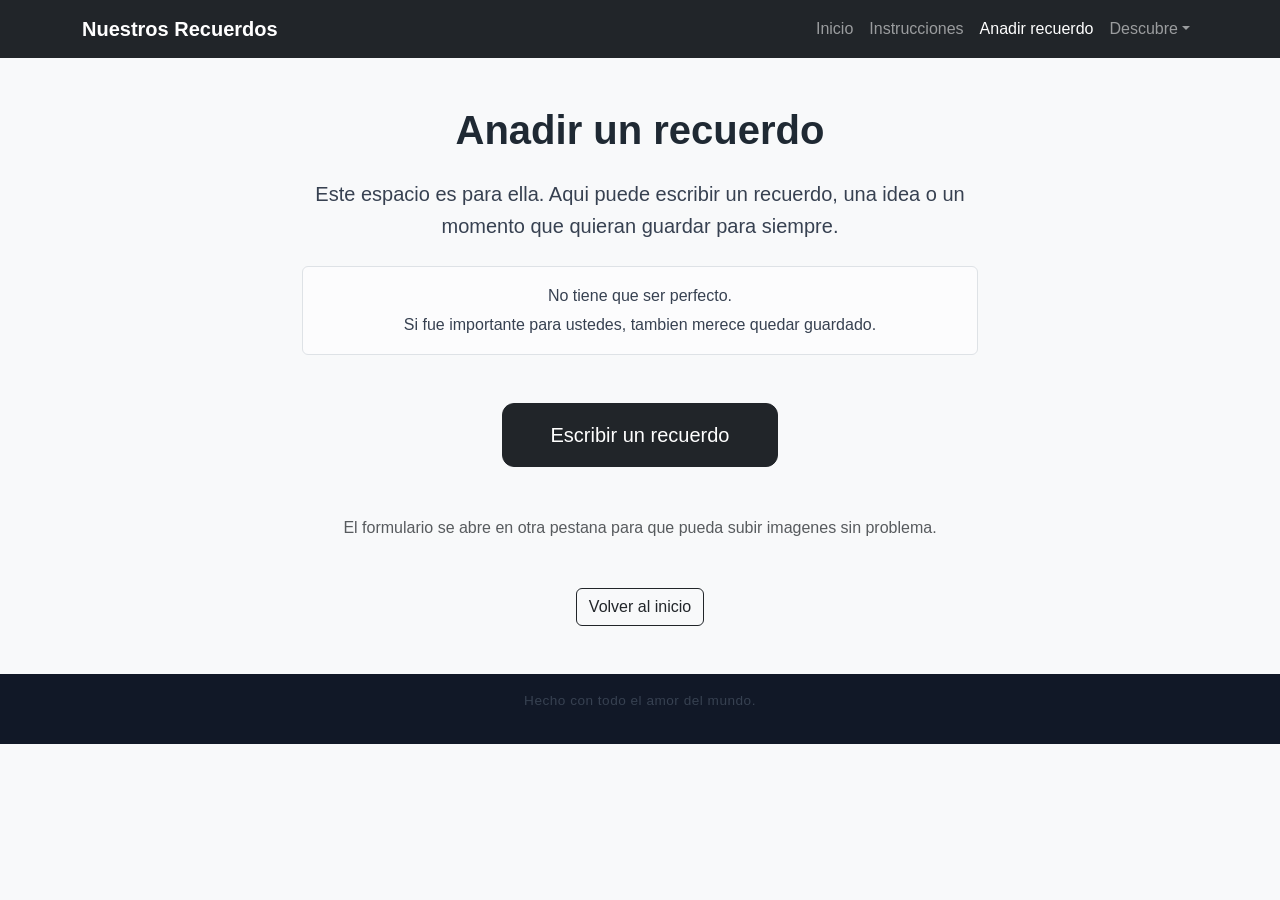
<file: add-memory.html>
<!DOCTYPE html>
<html lang="es">
<head>
  <meta charset="UTF-8">
  <title>Anadir recuerdo - Nuestros Recuerdos</title>
  <meta name="viewport" content="width=device-width, initial-scale=1">
  <link href="https://cdn.jsdelivr.net/npm/bootstrap@5.3.3/dist/css/bootstrap.min.css" rel="stylesheet">
  <link rel="stylesheet" href="assets/css/styles.css">
</head>
<body>
<nav class="navbar navbar-expand-lg navbar-dark bg-dark">
  <div class="container">
    <a class="navbar-brand" href="index.html">Nuestros Recuerdos</a>
    <button class="navbar-toggler" type="button" data-bs-toggle="collapse" data-bs-target="#navbarNav" aria-controls="navbarNav" aria-expanded="false" aria-label="Abrir navegacion">
      <span class="navbar-toggler-icon"></span>
    </button>
    <div class="collapse navbar-collapse" id="navbarNav">
      <ul class="navbar-nav ms-auto">
        <li class="nav-item"><a class="nav-link" href="index.html">Inicio</a></li>
        <li class="nav-item"><a class="nav-link" href="instruccions.html">Instrucciones</a></li>
        <li class="nav-item"><a class="nav-link active" href="add-memory.html" aria-current="page">Anadir recuerdo</a></li>
        <li class="nav-item dropdown">
          <a class="nav-link dropdown-toggle" href="#" role="button" data-bs-toggle="dropdown" aria-expanded="false">Descubre</a>
          <ul class="dropdown-menu dropdown-menu-end">
            <li><a class="dropdown-item" href="nosotros.html">Nosotros</a></li>
            <li><a class="dropdown-item" href="sorpresas.html">Sorpresas</a></li>
            <li><a class="dropdown-item" href="lugares.html">Lugares</a></li>
            <li><hr class="dropdown-divider"></li>
            <li><span class="dropdown-item disabled">Proximamente</span></li>
          </ul>
        </li>
      </ul>
    </div>
  </div>
</nav>

<main class="container my-5" style="max-width: 700px;">
  <h1 class="text-center mb-4">Anadir un recuerdo</h1>
  <p class="fs-5 text-center mb-4">
    Este espacio es para ella. Aqui puede escribir un recuerdo, una idea o un momento
    que quieran guardar para siempre.
  </p>

  <div class="alert alert-light border text-center mb-4">
    <p class="mb-1">No tiene que ser perfecto.</p>
    <p class="mb-0">Si fue importante para ustedes, tambien merece quedar guardado.</p>
  </div>

  <div class="text-center my-5">
    <a
      href="https://docs.google.com/forms/d/e/1FAIpQLSfgHTdniwVUB4TbqKFL87NqsX7T9gDUa7-xVpdksrEs75amIg/viewform?usp=dialog"
      target="_blank"
      rel="noreferrer"
      class="btn btn-dark btn-lg px-5 py-3"
    >
      Escribir un recuerdo
    </a>
  </div>

  <p class="text-center text-muted">
    El formulario se abre en otra pestana para que pueda subir imagenes sin problema.
  </p>

  <div class="text-center mt-5">
    <a href="index.html" class="btn btn-outline-dark">Volver al inicio</a>
  </div>
</main>

<footer class="footer">
  <p>Hecho con todo el amor del mundo.</p>
</footer>

<script src="https://cdn.jsdelivr.net/npm/bootstrap@5.3.3/dist/js/bootstrap.bundle.min.js" defer></script>
</body>
</html>
</file>
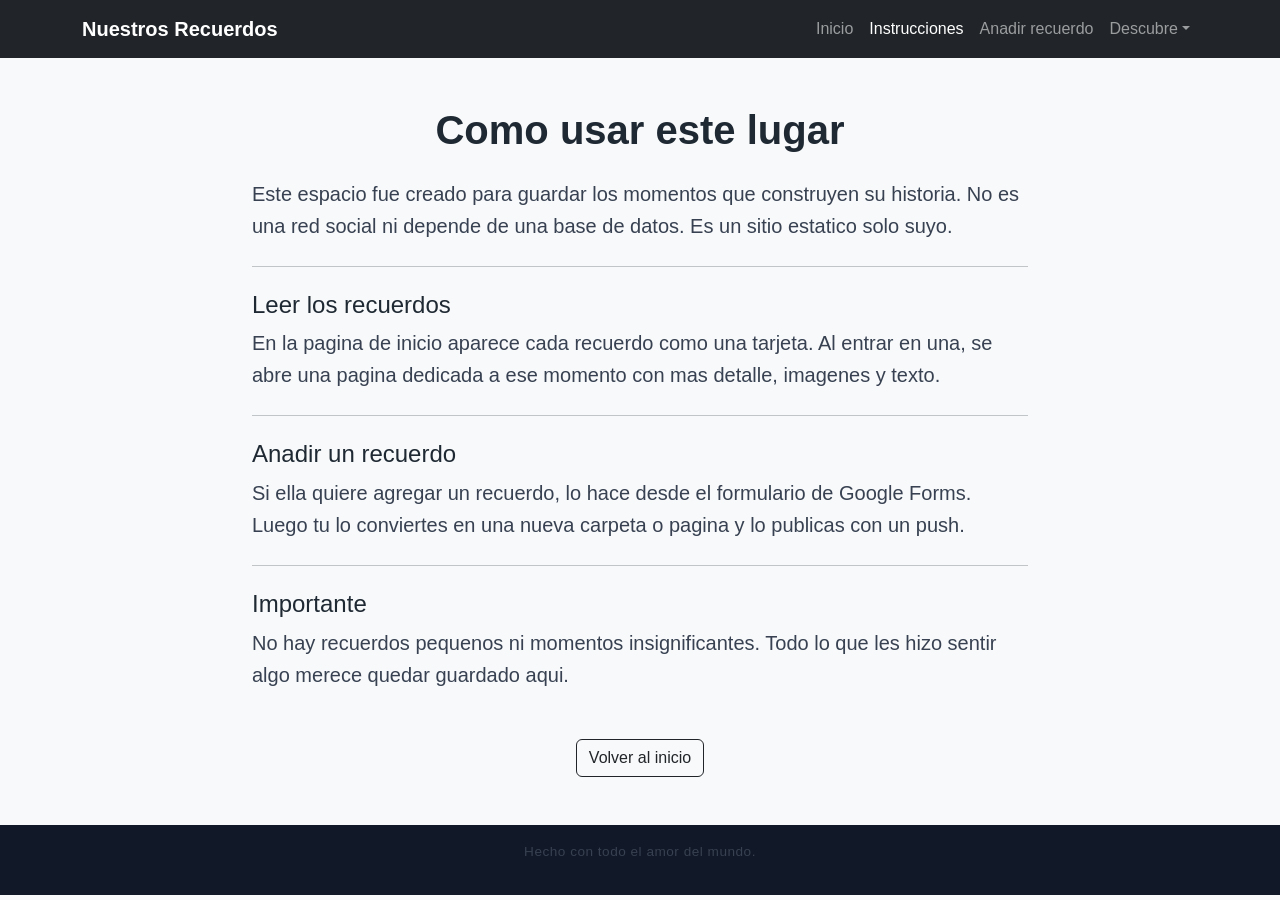
<file: instruccions.html>
<!DOCTYPE html>
<html lang="es">
<head>
  <meta charset="UTF-8">
  <title>Instrucciones - Nuestros Recuerdos</title>
  <meta name="viewport" content="width=device-width, initial-scale=1">
  <link href="https://cdn.jsdelivr.net/npm/bootstrap@5.3.3/dist/css/bootstrap.min.css" rel="stylesheet">
  <link rel="stylesheet" href="assets/css/styles.css">
</head>
<body>
<nav class="navbar navbar-expand-lg navbar-dark bg-dark">
  <div class="container">
    <a class="navbar-brand" href="index.html">Nuestros Recuerdos</a>
    <button class="navbar-toggler" type="button" data-bs-toggle="collapse" data-bs-target="#navbarNav" aria-controls="navbarNav" aria-expanded="false" aria-label="Abrir navegacion">
      <span class="navbar-toggler-icon"></span>
    </button>
    <div class="collapse navbar-collapse" id="navbarNav">
      <ul class="navbar-nav ms-auto">
        <li class="nav-item"><a class="nav-link" href="index.html">Inicio</a></li>
        <li class="nav-item"><a class="nav-link active" href="instruccions.html" aria-current="page">Instrucciones</a></li>
        <li class="nav-item"><a class="nav-link" href="add-memory.html">Anadir recuerdo</a></li>
        <li class="nav-item dropdown">
          <a class="nav-link dropdown-toggle" href="#" role="button" data-bs-toggle="dropdown" aria-expanded="false">Descubre</a>
          <ul class="dropdown-menu dropdown-menu-end">
            <li><a class="dropdown-item" href="nosotros.html">Nosotros</a></li>
            <li><a class="dropdown-item" href="sorpresas.html">Sorpresas</a></li>
            <li><a class="dropdown-item" href="lugares.html">Lugares</a></li>
            <li><hr class="dropdown-divider"></li>
            <li><span class="dropdown-item disabled">Proximamente</span></li>
          </ul>
        </li>
      </ul>
    </div>
  </div>
</nav>

<main class="container my-5" style="max-width: 800px;">
  <h1 class="mb-4 text-center">Como usar este lugar</h1>
  <p class="fs-5">
    Este espacio fue creado para guardar los momentos que construyen su historia.
    No es una red social ni depende de una base de datos. Es un sitio estatico solo suyo.
  </p>

  <hr class="my-4">

  <h2 class="h4">Leer los recuerdos</h2>
  <p class="fs-5">
    En la pagina de inicio aparece cada recuerdo como una tarjeta. Al entrar en una,
    se abre una pagina dedicada a ese momento con mas detalle, imagenes y texto.
  </p>

  <hr class="my-4">

  <h2 class="h4">Anadir un recuerdo</h2>
  <p class="fs-5">
    Si ella quiere agregar un recuerdo, lo hace desde el formulario de Google Forms.
    Luego tu lo conviertes en una nueva carpeta o pagina y lo publicas con un push.
  </p>

  <hr class="my-4">

  <h2 class="h4">Importante</h2>
  <p class="fs-5">
    No hay recuerdos pequenos ni momentos insignificantes. Todo lo que les hizo sentir algo
    merece quedar guardado aqui.
  </p>

  <div class="text-center mt-5">
    <a href="index.html" class="btn btn-outline-dark">Volver al inicio</a>
  </div>
</main>

<footer class="footer">
  <p>Hecho con todo el amor del mundo.</p>
</footer>

<script src="https://cdn.jsdelivr.net/npm/bootstrap@5.3.3/dist/js/bootstrap.bundle.min.js" defer></script>
</body>
</html>
</file>
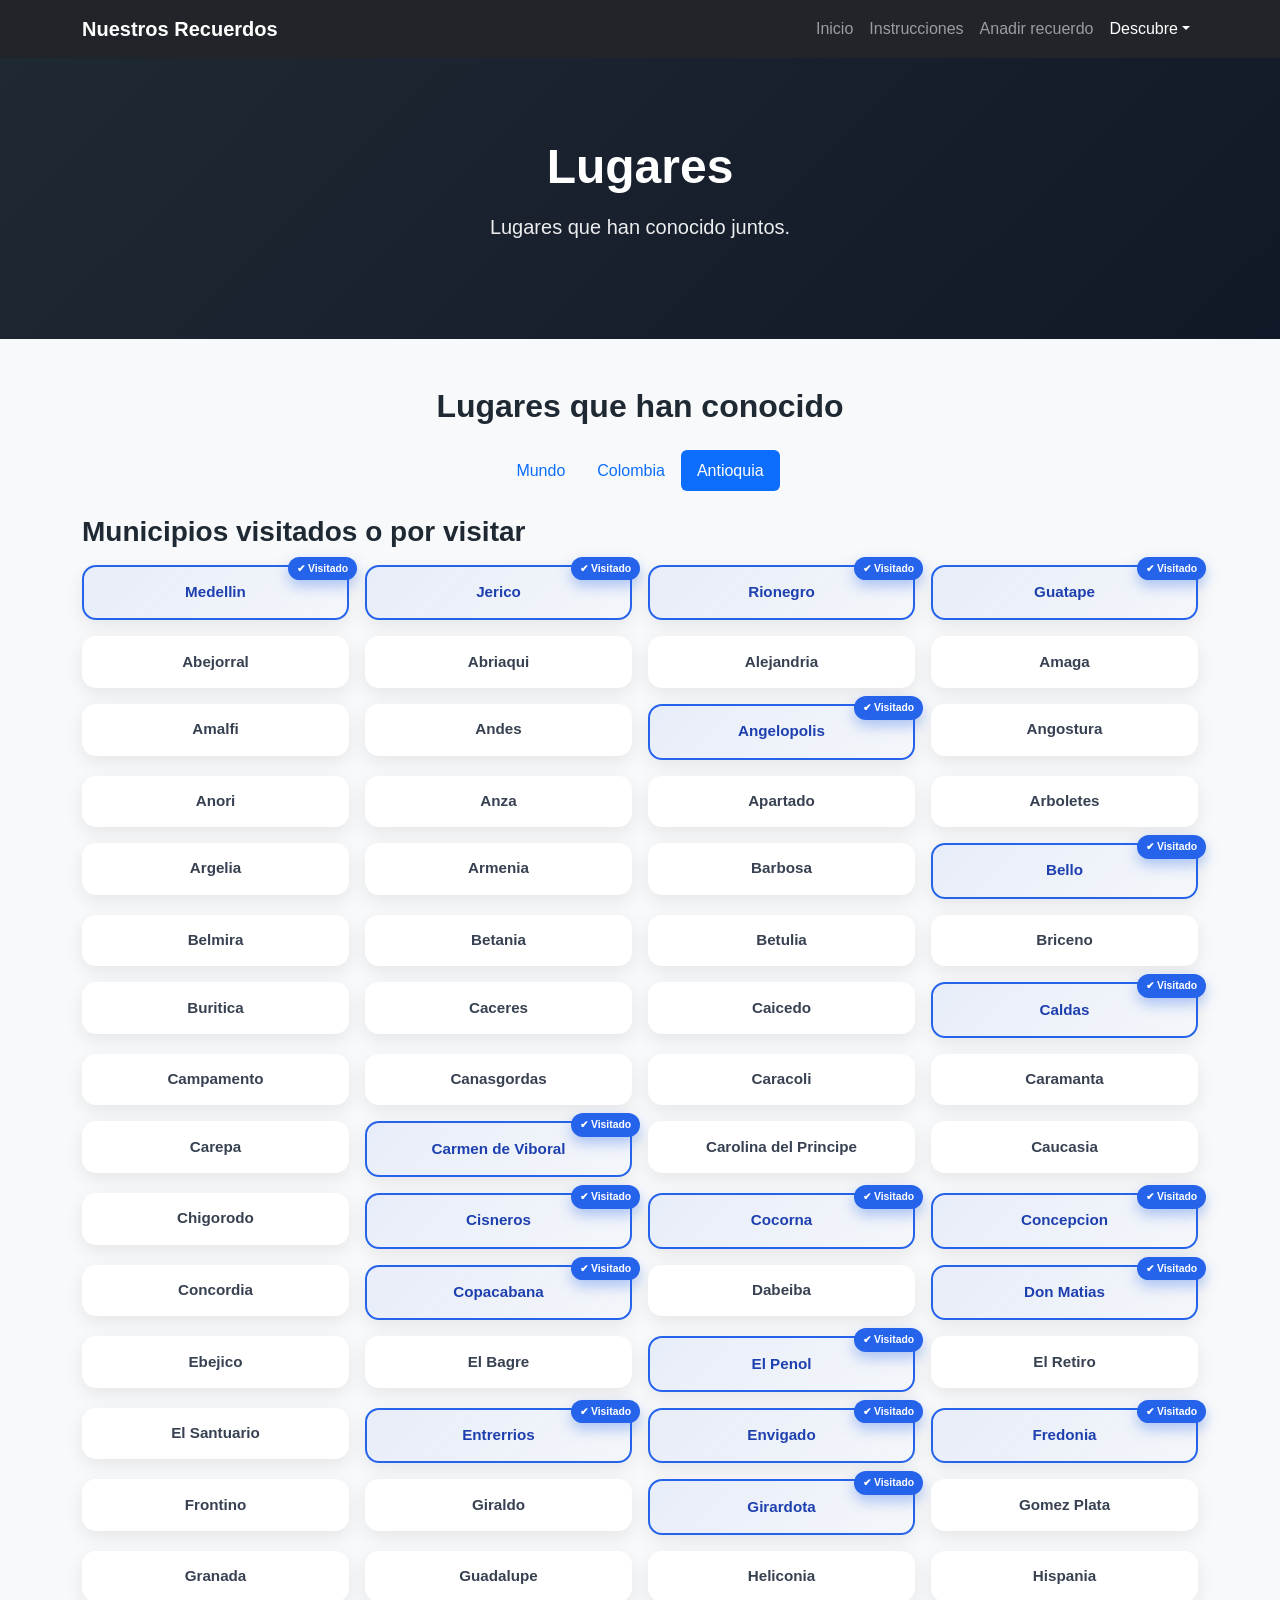
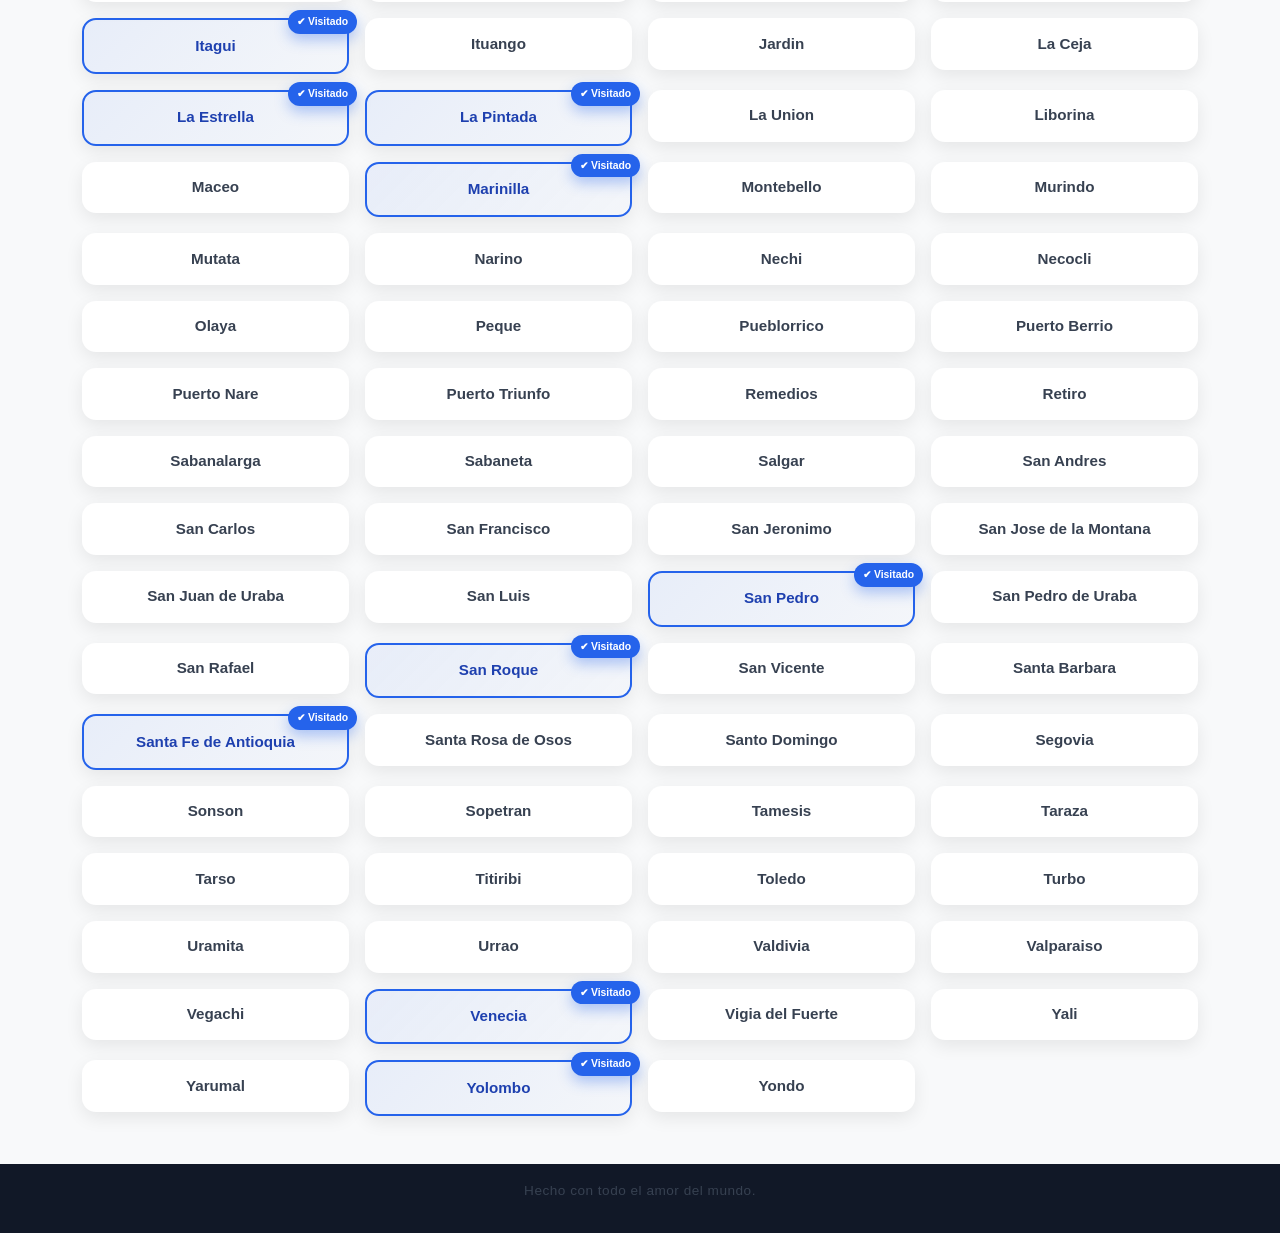
<file: lugares.html>
<!DOCTYPE html>
<html lang="es">
<head>
  <meta charset="UTF-8">
  <title>Lugares - Nuestros Recuerdos</title>
  <meta name="viewport" content="width=device-width, initial-scale=1">
  <link href="https://cdn.jsdelivr.net/npm/bootstrap@5.3.3/dist/css/bootstrap.min.css" rel="stylesheet">
  <link rel="stylesheet" href="assets/css/styles.css">
</head>
<body>
<nav class="navbar navbar-expand-lg navbar-dark bg-dark">
  <div class="container">
    <a class="navbar-brand" href="index.html">Nuestros Recuerdos</a>
    <button class="navbar-toggler" type="button" data-bs-toggle="collapse" data-bs-target="#navbarNav" aria-controls="navbarNav" aria-expanded="false" aria-label="Abrir navegacion">
      <span class="navbar-toggler-icon"></span>
    </button>
    <div class="collapse navbar-collapse" id="navbarNav">
      <ul class="navbar-nav ms-auto">
        <li class="nav-item"><a class="nav-link" href="index.html">Inicio</a></li>
        <li class="nav-item"><a class="nav-link" href="instruccions.html">Instrucciones</a></li>
        <li class="nav-item"><a class="nav-link" href="add-memory.html">Anadir recuerdo</a></li>
        <li class="nav-item dropdown">
          <a class="nav-link dropdown-toggle active" href="#" role="button" data-bs-toggle="dropdown" aria-expanded="false">Descubre</a>
          <ul class="dropdown-menu dropdown-menu-end">
            <li><a class="dropdown-item" href="nosotros.html">Nosotros</a></li>
            <li><a class="dropdown-item" href="sorpresas.html">Sorpresas</a></li>
            <li><a class="dropdown-item active" href="lugares.html" aria-current="page">Lugares</a></li>
            <li><hr class="dropdown-divider"></li>
            <li><span class="dropdown-item disabled">Proximamente</span></li>
          </ul>
        </li>
      </ul>
    </div>
  </div>
</nav>

<header class="hero-section text-center">
  <div class="container">
    <h1 class="display-5">Lugares</h1>
    <p class="lead mt-3">Lugares que han conocido juntos.</p>
  </div>
</header>

<main class="container my-5">
  <section class="places-section my-5">
    <h2 class="text-center mb-4">Lugares que han conocido</h2>

    <ul class="nav nav-pills justify-content-center mb-4" id="regionSelector">
      <li class="nav-item"><button class="nav-link" type="button" data-region="mundo" aria-pressed="false">Mundo</button></li>
      <li class="nav-item"><button class="nav-link" type="button" data-region="colombia" aria-pressed="false">Colombia</button></li>
      <li class="nav-item"><button class="nav-link active" type="button" data-region="antioquia" aria-pressed="true">Antioquia</button></li>
    </ul>

    <div id="placesContent">
      <div class="region-content" data-region="antioquia">
        <h3 class="mb-3">Municipios visitados o por visitar</h3>
        <div class="row g-3">
          <div class="col-6 col-md-4 col-lg-3"><div class="place-card visited">Medellin</div></div>
          <div class="col-6 col-md-4 col-lg-3"><div class="place-card visited">Jerico</div></div>
          <div class="col-6 col-md-4 col-lg-3"><div class="place-card visited">Rionegro</div></div>
          <div class="col-6 col-md-4 col-lg-3"><div class="place-card visited">Guatape</div></div>
          <div class="col-6 col-md-4 col-lg-3"><div class="place-card">Abejorral</div></div>
          <div class="col-6 col-md-4 col-lg-3"><div class="place-card">Abriaqui</div></div>
          <div class="col-6 col-md-4 col-lg-3"><div class="place-card">Alejandria</div></div>
          <div class="col-6 col-md-4 col-lg-3"><div class="place-card">Amaga</div></div>
          <div class="col-6 col-md-4 col-lg-3"><div class="place-card">Amalfi</div></div>
          <div class="col-6 col-md-4 col-lg-3"><div class="place-card">Andes</div></div>
          <div class="col-6 col-md-4 col-lg-3"><div class="place-card visited">Angelopolis</div></div>
          <div class="col-6 col-md-4 col-lg-3"><div class="place-card">Angostura</div></div>
          <div class="col-6 col-md-4 col-lg-3"><div class="place-card">Anori</div></div>
          <div class="col-6 col-md-4 col-lg-3"><div class="place-card">Anza</div></div>
          <div class="col-6 col-md-4 col-lg-3"><div class="place-card">Apartado</div></div>
          <div class="col-6 col-md-4 col-lg-3"><div class="place-card">Arboletes</div></div>
          <div class="col-6 col-md-4 col-lg-3"><div class="place-card">Argelia</div></div>
          <div class="col-6 col-md-4 col-lg-3"><div class="place-card">Armenia</div></div>
          <div class="col-6 col-md-4 col-lg-3"><div class="place-card">Barbosa</div></div>
          <div class="col-6 col-md-4 col-lg-3"><div class="place-card visited">Bello</div></div>
          <div class="col-6 col-md-4 col-lg-3"><div class="place-card">Belmira</div></div>
          <div class="col-6 col-md-4 col-lg-3"><div class="place-card">Betania</div></div>
          <div class="col-6 col-md-4 col-lg-3"><div class="place-card">Betulia</div></div>
          <div class="col-6 col-md-4 col-lg-3"><div class="place-card">Briceno</div></div>
          <div class="col-6 col-md-4 col-lg-3"><div class="place-card">Buritica</div></div>
          <div class="col-6 col-md-4 col-lg-3"><div class="place-card">Caceres</div></div>
          <div class="col-6 col-md-4 col-lg-3"><div class="place-card">Caicedo</div></div>
          <div class="col-6 col-md-4 col-lg-3"><div class="place-card visited">Caldas</div></div>
          <div class="col-6 col-md-4 col-lg-3"><div class="place-card">Campamento</div></div>
          <div class="col-6 col-md-4 col-lg-3"><div class="place-card">Canasgordas</div></div>
          <div class="col-6 col-md-4 col-lg-3"><div class="place-card">Caracoli</div></div>
          <div class="col-6 col-md-4 col-lg-3"><div class="place-card">Caramanta</div></div>
          <div class="col-6 col-md-4 col-lg-3"><div class="place-card">Carepa</div></div>
          <div class="col-6 col-md-4 col-lg-3"><div class="place-card visited">Carmen de Viboral</div></div>
          <div class="col-6 col-md-4 col-lg-3"><div class="place-card">Carolina del Principe</div></div>
          <div class="col-6 col-md-4 col-lg-3"><div class="place-card">Caucasia</div></div>
          <div class="col-6 col-md-4 col-lg-3"><div class="place-card">Chigorodo</div></div>
          <div class="col-6 col-md-4 col-lg-3"><div class="place-card visited">Cisneros</div></div>
          <div class="col-6 col-md-4 col-lg-3"><div class="place-card visited">Cocorna</div></div>
          <div class="col-6 col-md-4 col-lg-3"><div class="place-card visited">Concepcion</div></div>
          <div class="col-6 col-md-4 col-lg-3"><div class="place-card">Concordia</div></div>
          <div class="col-6 col-md-4 col-lg-3"><div class="place-card visited">Copacabana</div></div>
          <div class="col-6 col-md-4 col-lg-3"><div class="place-card">Dabeiba</div></div>
          <div class="col-6 col-md-4 col-lg-3"><div class="place-card visited">Don Matias</div></div>
          <div class="col-6 col-md-4 col-lg-3"><div class="place-card">Ebejico</div></div>
          <div class="col-6 col-md-4 col-lg-3"><div class="place-card">El Bagre</div></div>
          <div class="col-6 col-md-4 col-lg-3"><div class="place-card visited">El Penol</div></div>
          <div class="col-6 col-md-4 col-lg-3"><div class="place-card">El Retiro</div></div>
          <div class="col-6 col-md-4 col-lg-3"><div class="place-card">El Santuario</div></div>
          <div class="col-6 col-md-4 col-lg-3"><div class="place-card visited">Entrerrios</div></div>
          <div class="col-6 col-md-4 col-lg-3"><div class="place-card visited">Envigado</div></div>
          <div class="col-6 col-md-4 col-lg-3"><div class="place-card visited">Fredonia</div></div>
          <div class="col-6 col-md-4 col-lg-3"><div class="place-card">Frontino</div></div>
          <div class="col-6 col-md-4 col-lg-3"><div class="place-card">Giraldo</div></div>
          <div class="col-6 col-md-4 col-lg-3"><div class="place-card visited">Girardota</div></div>
          <div class="col-6 col-md-4 col-lg-3"><div class="place-card">Gomez Plata</div></div>
          <div class="col-6 col-md-4 col-lg-3"><div class="place-card">Granada</div></div>
          <div class="col-6 col-md-4 col-lg-3"><div class="place-card">Guadalupe</div></div>
          <div class="col-6 col-md-4 col-lg-3"><div class="place-card">Heliconia</div></div>
          <div class="col-6 col-md-4 col-lg-3"><div class="place-card">Hispania</div></div>
          <div class="col-6 col-md-4 col-lg-3"><div class="place-card visited">Itagui</div></div>
          <div class="col-6 col-md-4 col-lg-3"><div class="place-card">Ituango</div></div>
          <div class="col-6 col-md-4 col-lg-3"><div class="place-card">Jardin</div></div>
          <div class="col-6 col-md-4 col-lg-3"><div class="place-card">La Ceja</div></div>
          <div class="col-6 col-md-4 col-lg-3"><div class="place-card visited">La Estrella</div></div>
          <div class="col-6 col-md-4 col-lg-3"><div class="place-card visited">La Pintada</div></div>
          <div class="col-6 col-md-4 col-lg-3"><div class="place-card">La Union</div></div>
          <div class="col-6 col-md-4 col-lg-3"><div class="place-card">Liborina</div></div>
          <div class="col-6 col-md-4 col-lg-3"><div class="place-card">Maceo</div></div>
          <div class="col-6 col-md-4 col-lg-3"><div class="place-card visited">Marinilla</div></div>
          <div class="col-6 col-md-4 col-lg-3"><div class="place-card">Montebello</div></div>
          <div class="col-6 col-md-4 col-lg-3"><div class="place-card">Murindo</div></div>
          <div class="col-6 col-md-4 col-lg-3"><div class="place-card">Mutata</div></div>
          <div class="col-6 col-md-4 col-lg-3"><div class="place-card">Narino</div></div>
          <div class="col-6 col-md-4 col-lg-3"><div class="place-card">Nechi</div></div>
          <div class="col-6 col-md-4 col-lg-3"><div class="place-card">Necocli</div></div>
          <div class="col-6 col-md-4 col-lg-3"><div class="place-card">Olaya</div></div>
          <div class="col-6 col-md-4 col-lg-3"><div class="place-card">Peque</div></div>
          <div class="col-6 col-md-4 col-lg-3"><div class="place-card">Pueblorrico</div></div>
          <div class="col-6 col-md-4 col-lg-3"><div class="place-card">Puerto Berrio</div></div>
          <div class="col-6 col-md-4 col-lg-3"><div class="place-card">Puerto Nare</div></div>
          <div class="col-6 col-md-4 col-lg-3"><div class="place-card">Puerto Triunfo</div></div>
          <div class="col-6 col-md-4 col-lg-3"><div class="place-card">Remedios</div></div>
          <div class="col-6 col-md-4 col-lg-3"><div class="place-card">Retiro</div></div>
          <div class="col-6 col-md-4 col-lg-3"><div class="place-card">Sabanalarga</div></div>
          <div class="col-6 col-md-4 col-lg-3"><div class="place-card">Sabaneta</div></div>
          <div class="col-6 col-md-4 col-lg-3"><div class="place-card">Salgar</div></div>
          <div class="col-6 col-md-4 col-lg-3"><div class="place-card">San Andres</div></div>
          <div class="col-6 col-md-4 col-lg-3"><div class="place-card">San Carlos</div></div>
          <div class="col-6 col-md-4 col-lg-3"><div class="place-card">San Francisco</div></div>
          <div class="col-6 col-md-4 col-lg-3"><div class="place-card">San Jeronimo</div></div>
          <div class="col-6 col-md-4 col-lg-3"><div class="place-card">San Jose de la Montana</div></div>
          <div class="col-6 col-md-4 col-lg-3"><div class="place-card">San Juan de Uraba</div></div>
          <div class="col-6 col-md-4 col-lg-3"><div class="place-card">San Luis</div></div>
          <div class="col-6 col-md-4 col-lg-3"><div class="place-card visited">San Pedro</div></div>
          <div class="col-6 col-md-4 col-lg-3"><div class="place-card">San Pedro de Uraba</div></div>
          <div class="col-6 col-md-4 col-lg-3"><div class="place-card">San Rafael</div></div>
          <div class="col-6 col-md-4 col-lg-3"><div class="place-card visited">San Roque</div></div>
          <div class="col-6 col-md-4 col-lg-3"><div class="place-card">San Vicente</div></div>
          <div class="col-6 col-md-4 col-lg-3"><div class="place-card">Santa Barbara</div></div>
          <div class="col-6 col-md-4 col-lg-3"><div class="place-card visited">Santa Fe de Antioquia</div></div>
          <div class="col-6 col-md-4 col-lg-3"><div class="place-card">Santa Rosa de Osos</div></div>
          <div class="col-6 col-md-4 col-lg-3"><div class="place-card">Santo Domingo</div></div>
          <div class="col-6 col-md-4 col-lg-3"><div class="place-card">Segovia</div></div>
          <div class="col-6 col-md-4 col-lg-3"><div class="place-card">Sonson</div></div>
          <div class="col-6 col-md-4 col-lg-3"><div class="place-card">Sopetran</div></div>
          <div class="col-6 col-md-4 col-lg-3"><div class="place-card">Tamesis</div></div>
          <div class="col-6 col-md-4 col-lg-3"><div class="place-card">Taraza</div></div>
          <div class="col-6 col-md-4 col-lg-3"><div class="place-card">Tarso</div></div>
          <div class="col-6 col-md-4 col-lg-3"><div class="place-card">Titiribi</div></div>
          <div class="col-6 col-md-4 col-lg-3"><div class="place-card">Toledo</div></div>
          <div class="col-6 col-md-4 col-lg-3"><div class="place-card">Turbo</div></div>
          <div class="col-6 col-md-4 col-lg-3"><div class="place-card">Uramita</div></div>
          <div class="col-6 col-md-4 col-lg-3"><div class="place-card">Urrao</div></div>
          <div class="col-6 col-md-4 col-lg-3"><div class="place-card">Valdivia</div></div>
          <div class="col-6 col-md-4 col-lg-3"><div class="place-card">Valparaiso</div></div>
          <div class="col-6 col-md-4 col-lg-3"><div class="place-card">Vegachi</div></div>
          <div class="col-6 col-md-4 col-lg-3"><div class="place-card visited">Venecia</div></div>
          <div class="col-6 col-md-4 col-lg-3"><div class="place-card">Vigia del Fuerte</div></div>
          <div class="col-6 col-md-4 col-lg-3"><div class="place-card">Yali</div></div>
          <div class="col-6 col-md-4 col-lg-3"><div class="place-card">Yarumal</div></div>
          <div class="col-6 col-md-4 col-lg-3"><div class="place-card visited">Yolombo</div></div>
          <div class="col-6 col-md-4 col-lg-3"><div class="place-card">Yondo</div></div>
        </div>
      </div>

      <div class="region-content d-none" data-region="mundo">
        <p class="text-center">Aqui podran agregar paises que visiten juntos.</p>
      </div>

      <div class="region-content d-none" data-region="colombia">
        <p class="text-center">Aqui podran marcar departamentos o ciudades de Colombia.</p>
      </div>
    </div>
  </section>
</main>

<footer class="footer">
  <p>Hecho con todo el amor del mundo.</p>
</footer>

<script src="https://cdn.jsdelivr.net/npm/bootstrap@5.3.3/dist/js/bootstrap.bundle.min.js" defer></script>
<script src="assets/js/main.js" defer></script>
</body>
</html>
</file>
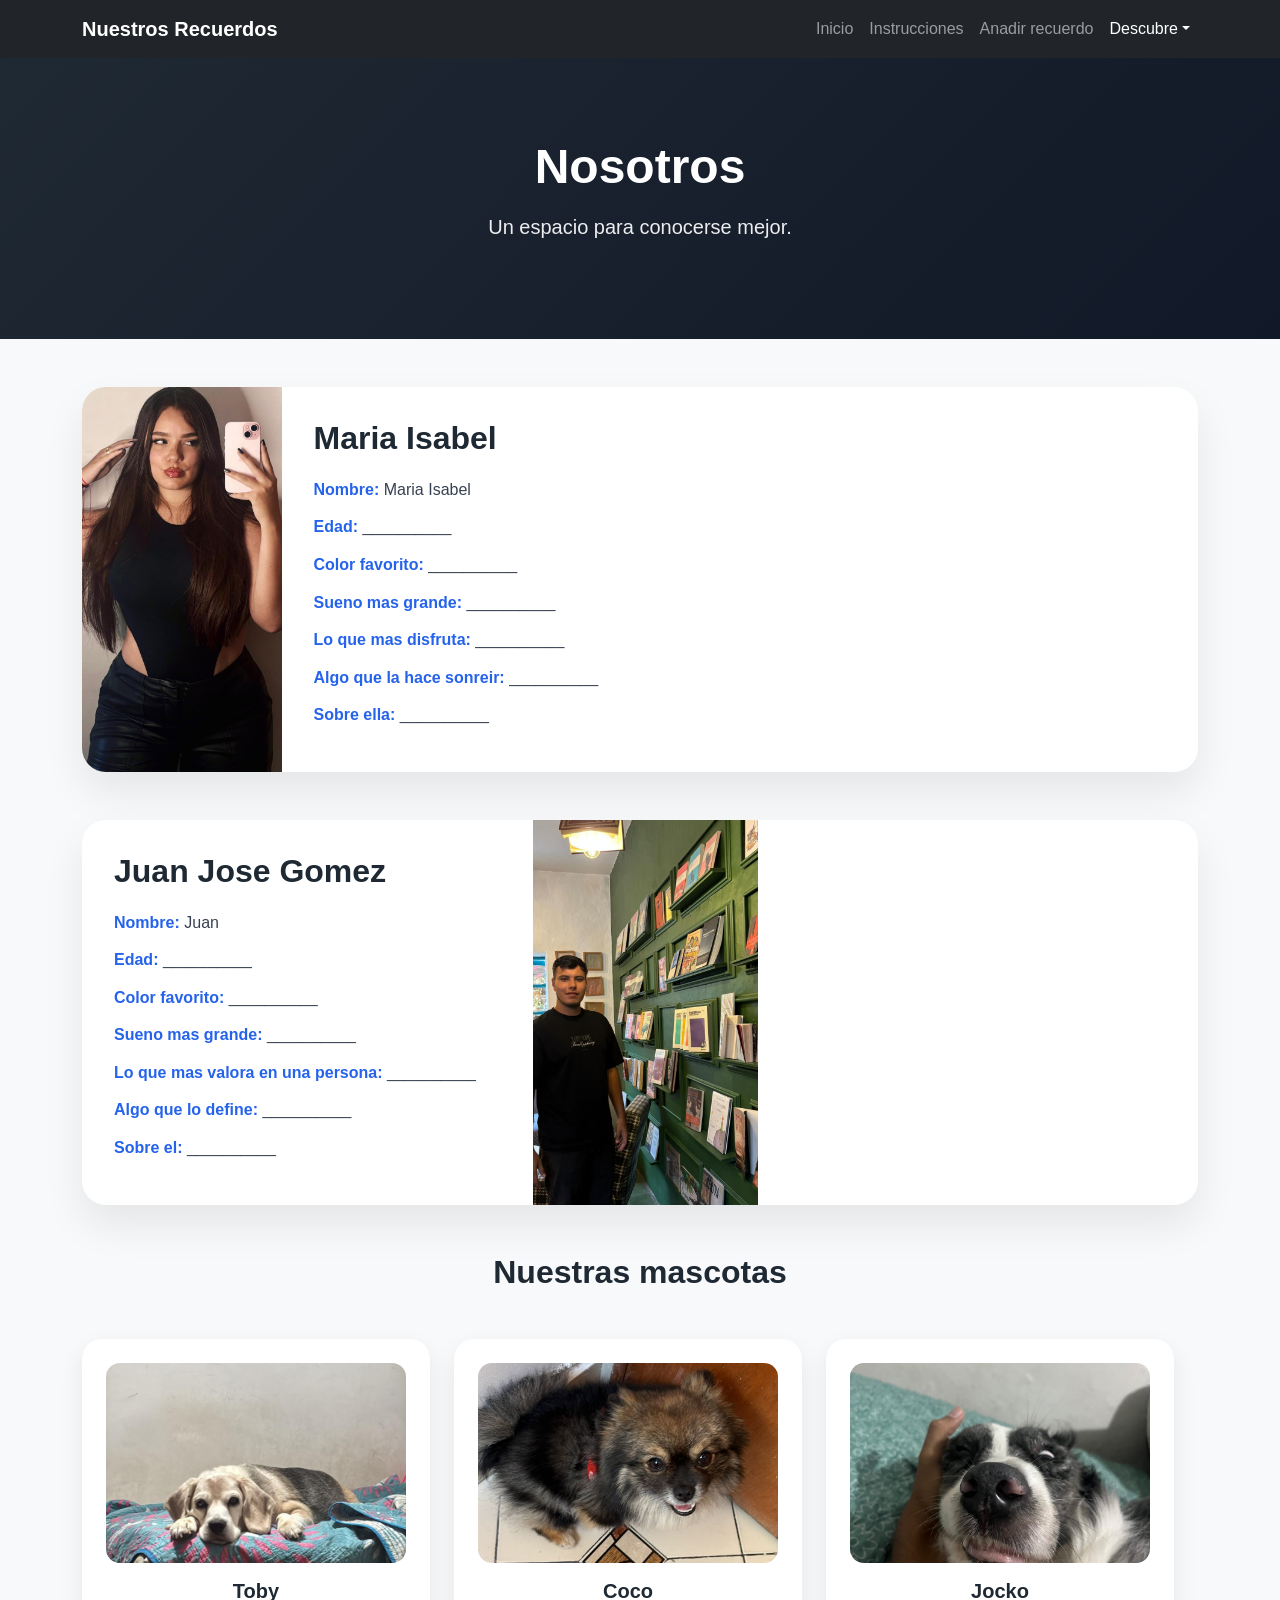
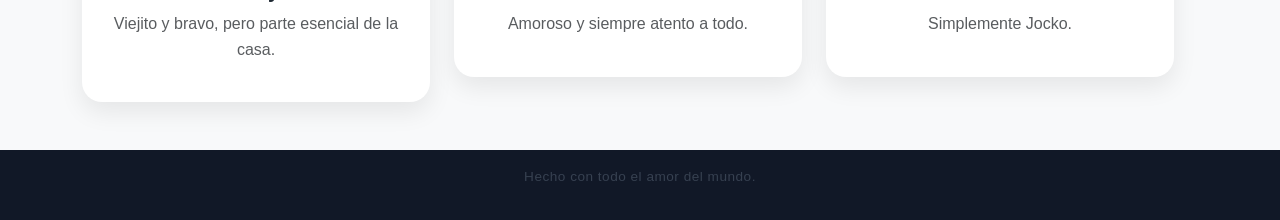
<file: nosotros.html>
<!DOCTYPE html>
<html lang="es">
<head>
  <meta charset="UTF-8">
  <title>Nosotros - Nuestros Recuerdos</title>
  <meta name="viewport" content="width=device-width, initial-scale=1">
  <link href="https://cdn.jsdelivr.net/npm/bootstrap@5.3.3/dist/css/bootstrap.min.css" rel="stylesheet">
  <link rel="stylesheet" href="assets/css/styles.css">
</head>
<body>
<nav class="navbar navbar-expand-lg navbar-dark bg-dark">
  <div class="container">
    <a class="navbar-brand" href="index.html">Nuestros Recuerdos</a>
    <button class="navbar-toggler" type="button" data-bs-toggle="collapse" data-bs-target="#navbarNav" aria-controls="navbarNav" aria-expanded="false" aria-label="Abrir navegacion">
      <span class="navbar-toggler-icon"></span>
    </button>
    <div class="collapse navbar-collapse" id="navbarNav">
      <ul class="navbar-nav ms-auto">
        <li class="nav-item"><a class="nav-link" href="index.html">Inicio</a></li>
        <li class="nav-item"><a class="nav-link" href="instruccions.html">Instrucciones</a></li>
        <li class="nav-item"><a class="nav-link" href="add-memory.html">Anadir recuerdo</a></li>
        <li class="nav-item dropdown">
          <a class="nav-link dropdown-toggle active" href="#" role="button" data-bs-toggle="dropdown" aria-expanded="false">Descubre</a>
          <ul class="dropdown-menu dropdown-menu-end">
            <li><a class="dropdown-item active" href="nosotros.html" aria-current="page">Nosotros</a></li>
            <li><a class="dropdown-item" href="sorpresas.html">Sorpresas</a></li>
            <li><a class="dropdown-item" href="lugares.html">Lugares</a></li>
            <li><hr class="dropdown-divider"></li>
            <li><span class="dropdown-item disabled">Proximamente</span></li>
          </ul>
        </li>
      </ul>
    </div>
  </div>
</nav>

<header class="hero-section text-center">
  <div class="container">
    <h1 class="display-5">Nosotros</h1>
    <p class="lead mt-3">Un espacio para conocerse mejor.</p>
  </div>
</header>

<main class="container my-5">
  <section class="profile-card">
    <div class="row g-0">
      <div class="col-md-4">
        <img src="assets/imgs/maria.jpeg" alt="Maria Isabel" class="profile-img" loading="lazy">
      </div>
      <div class="col-md-8">
        <div class="profile-content">
          <h2>Maria Isabel</h2>
          <ul class="profile-list">
            <li><span>Nombre:</span> Maria Isabel</li>
            <li><span>Edad:</span> __________</li>
            <li><span>Color favorito:</span> __________</li>
            <li><span>Sueno mas grande:</span> __________</li>
            <li><span>Lo que mas disfruta:</span> __________</li>
            <li><span>Algo que la hace sonreir:</span> __________</li>
            <li><span>Sobre ella:</span> __________</li>
          </ul>
        </div>
      </div>
    </div>
  </section>

  <section class="profile-card">
    <div class="row g-0 flex-md-row-reverse">
      <div class="col-md-4">
        <img src="assets/imgs/juan.jpeg" alt="Juan Jose Gomez" class="profile-img" loading="lazy">
      </div>
      <div class="col-md-8">
        <div class="profile-content">
          <h2>Juan Jose Gomez</h2>
          <ul class="profile-list">
            <li><span>Nombre:</span> Juan</li>
            <li><span>Edad:</span> __________</li>
            <li><span>Color favorito:</span> __________</li>
            <li><span>Sueno mas grande:</span> __________</li>
            <li><span>Lo que mas valora en una persona:</span> __________</li>
            <li><span>Algo que lo define:</span> __________</li>
            <li><span>Sobre el:</span> __________</li>
          </ul>
        </div>
      </div>
    </div>
  </section>

  <section class="pets-section mt-5">
    <h2 class="text-center mb-4 w-100">Nuestras mascotas</h2>
    <div class="row g-4 w-100">
      <div class="col-md-4">
        <div class="pet-card">
          <img src="assets/imgs/toby.jpeg" alt="Toby" class="pet-img" loading="lazy">
          <h3 class="pet-name h5">Toby</h3>
          <p class="text-muted">Viejito y bravo, pero parte esencial de la casa.</p>
        </div>
      </div>
      <div class="col-md-4">
        <div class="pet-card">
          <img src="assets/imgs/coco.jpeg" alt="Coco" class="pet-img" loading="lazy">
          <h3 class="pet-name h5">Coco</h3>
          <p class="text-muted">Amoroso y siempre atento a todo.</p>
        </div>
      </div>
      <div class="col-md-4">
        <div class="pet-card">
          <img src="assets/imgs/jocko.jpeg" alt="Jocko" class="pet-img" loading="lazy">
          <h3 class="pet-name h5">Jocko</h3>
          <p class="text-muted">Simplemente Jocko.</p>
        </div>
      </div>
    </div>
  </section>
</main>

<footer class="footer">
  <p>Hecho con todo el amor del mundo.</p>
</footer>

<script src="https://cdn.jsdelivr.net/npm/bootstrap@5.3.3/dist/js/bootstrap.bundle.min.js" defer></script>
</body>
</html>
</file>
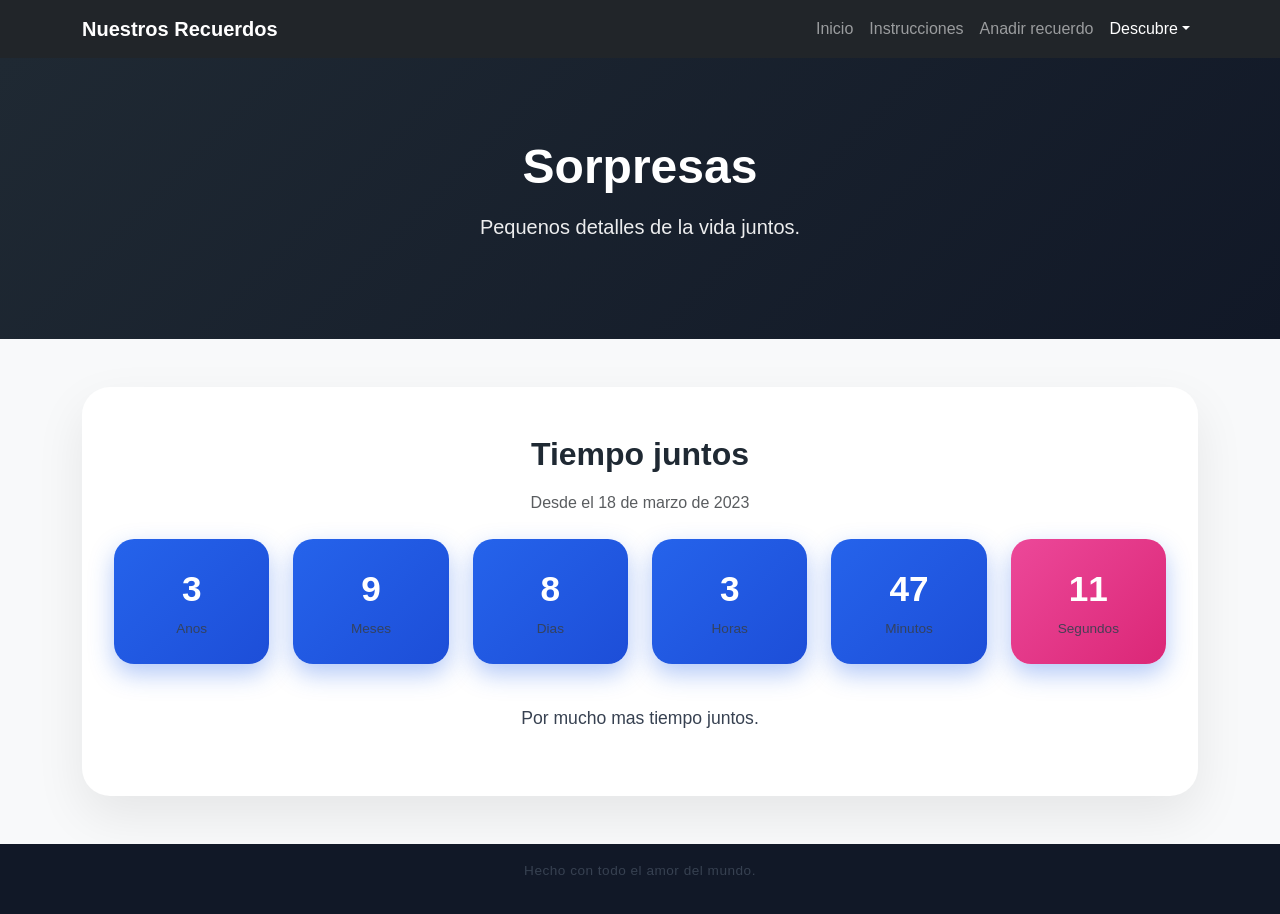
<file: sorpresas.html>
<!DOCTYPE html>
<html lang="es">
<head>
  <meta charset="UTF-8">
  <title>Sorpresas - Nuestros Recuerdos</title>
  <meta name="viewport" content="width=device-width, initial-scale=1">
  <link href="https://cdn.jsdelivr.net/npm/bootstrap@5.3.3/dist/css/bootstrap.min.css" rel="stylesheet">
  <link rel="stylesheet" href="assets/css/styles.css">
</head>
<body>
<nav class="navbar navbar-expand-lg navbar-dark bg-dark">
  <div class="container">
    <a class="navbar-brand" href="index.html">Nuestros Recuerdos</a>
    <button class="navbar-toggler" type="button" data-bs-toggle="collapse" data-bs-target="#navbarNav" aria-controls="navbarNav" aria-expanded="false" aria-label="Abrir navegacion">
      <span class="navbar-toggler-icon"></span>
    </button>
    <div class="collapse navbar-collapse" id="navbarNav">
      <ul class="navbar-nav ms-auto">
        <li class="nav-item"><a class="nav-link" href="index.html">Inicio</a></li>
        <li class="nav-item"><a class="nav-link" href="instruccions.html">Instrucciones</a></li>
        <li class="nav-item"><a class="nav-link" href="add-memory.html">Anadir recuerdo</a></li>
        <li class="nav-item dropdown">
          <a class="nav-link dropdown-toggle active" href="#" role="button" data-bs-toggle="dropdown" aria-expanded="false">Descubre</a>
          <ul class="dropdown-menu dropdown-menu-end">
            <li><a class="dropdown-item" href="nosotros.html">Nosotros</a></li>
            <li><a class="dropdown-item active" href="sorpresas.html" aria-current="page">Sorpresas</a></li>
            <li><a class="dropdown-item" href="lugares.html">Lugares</a></li>
            <li><hr class="dropdown-divider"></li>
            <li><span class="dropdown-item disabled">Proximamente</span></li>
          </ul>
        </li>
      </ul>
    </div>
  </div>
</nav>

<header class="hero-section text-center">
  <div class="container">
    <h1 class="display-5">Sorpresas</h1>
    <p class="lead mt-3">Pequenos detalles de la vida juntos.</p>
  </div>
</header>

<main class="container my-5">
  <section class="love-timer-section text-center">
    <h2 class="mb-3">Tiempo juntos</h2>
    <p class="text-muted mb-4">Desde el 18 de marzo de 2023</p>

    <div class="row justify-content-center g-4">
      <div class="col-6 col-md-2"><div class="time-card"><span id="years">0</span><small>Anos</small></div></div>
      <div class="col-6 col-md-2"><div class="time-card"><span id="months">0</span><small>Meses</small></div></div>
      <div class="col-6 col-md-2"><div class="time-card"><span id="days">0</span><small>Dias</small></div></div>
      <div class="col-6 col-md-2"><div class="time-card"><span id="hours">0</span><small>Horas</small></div></div>
      <div class="col-6 col-md-2"><div class="time-card"><span id="minutes">0</span><small>Minutos</small></div></div>
      <div class="col-6 col-md-2"><div class="time-card seconds"><span id="seconds">0</span><small>Segundos</small></div></div>
    </div>

    <p class="mt-4 love-message">Por mucho mas tiempo juntos.</p>
  </section>
</main>

<footer class="footer">
  <p>Hecho con todo el amor del mundo.</p>
</footer>

<script src="https://cdn.jsdelivr.net/npm/bootstrap@5.3.3/dist/js/bootstrap.bundle.min.js" defer></script>
<script src="assets/js/main.js" defer></script>
</body>
</html>
</file>
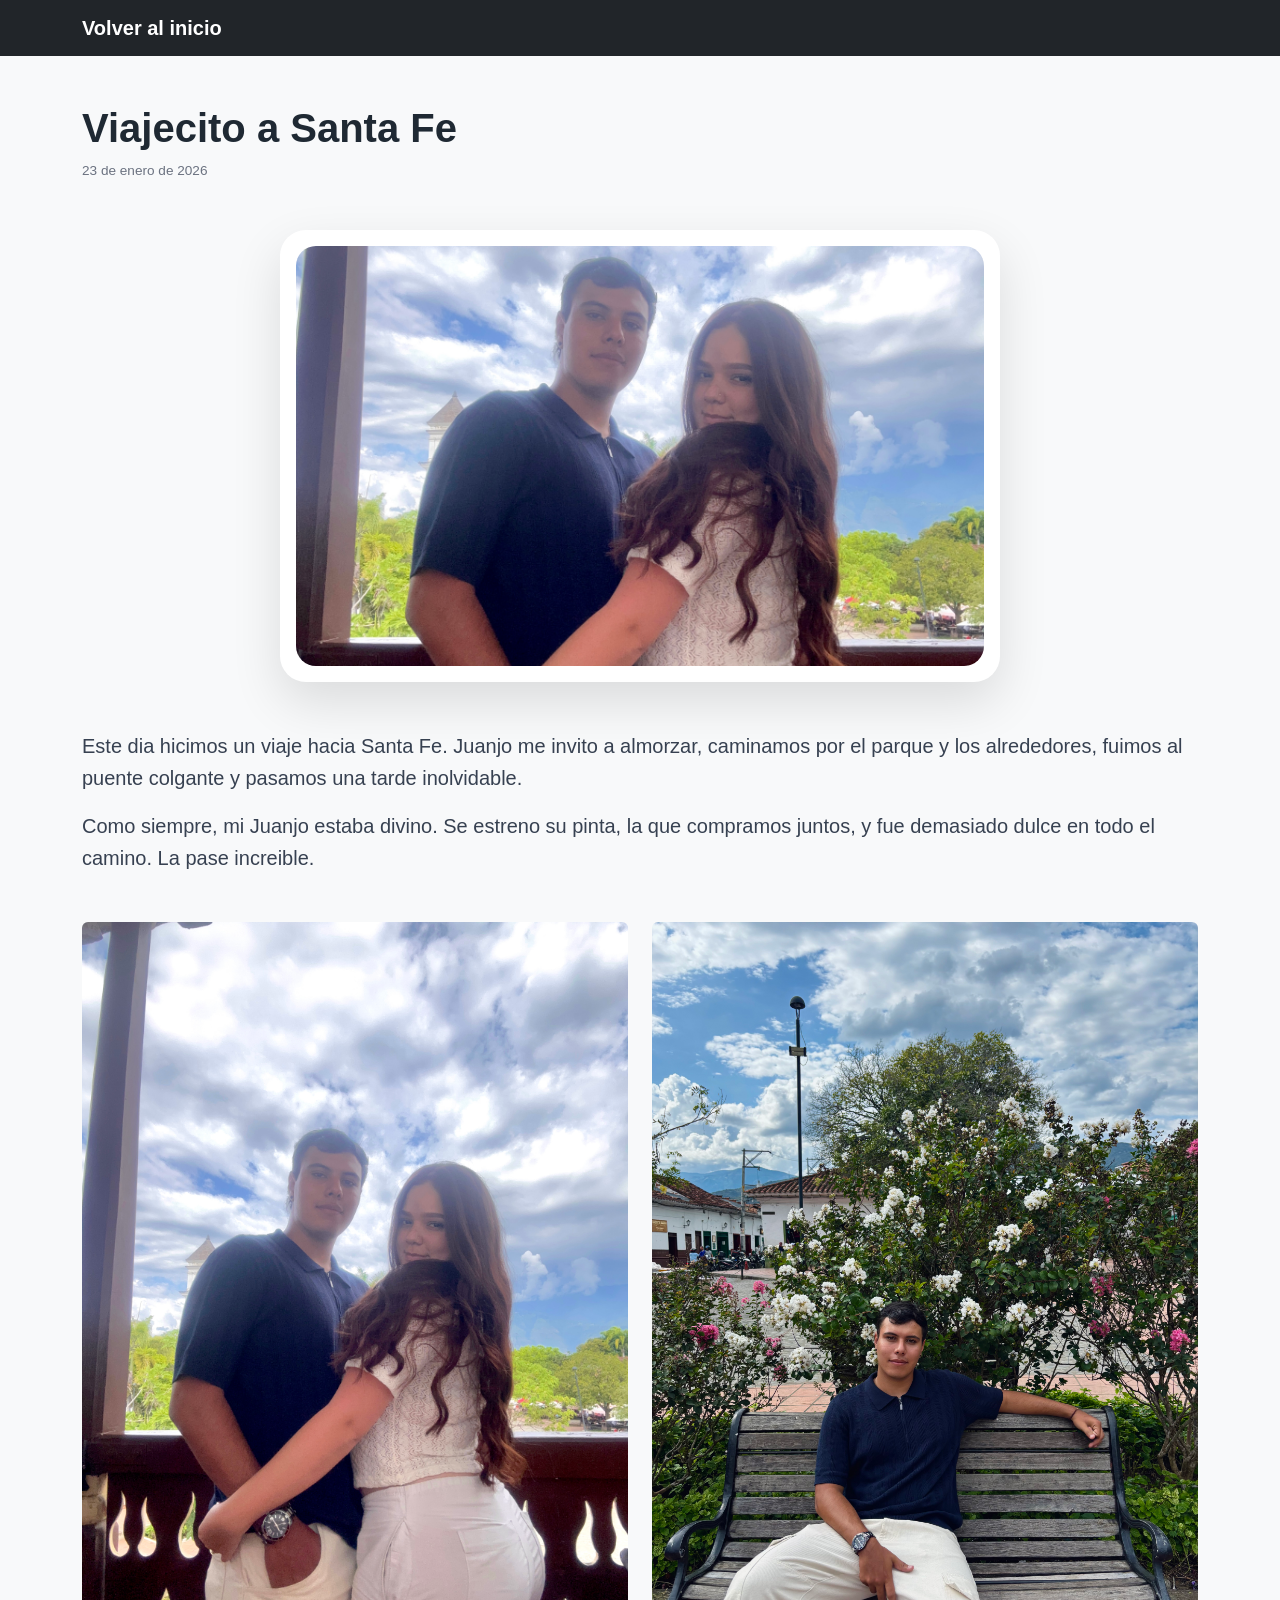
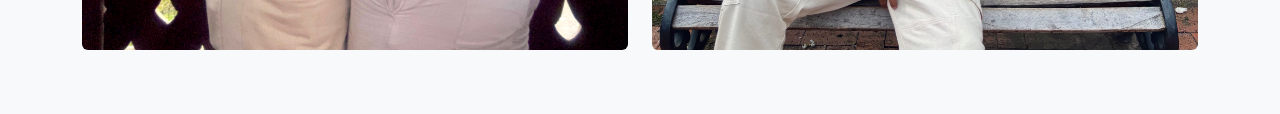
<file: memories/memory-01/memory-01.html>
<!DOCTYPE html>
<html lang="es">
<head>
  <meta charset="UTF-8">
  <title>Viajecito a Santa Fe</title>
  <meta name="viewport" content="width=device-width, initial-scale=1">
  <link href="https://cdn.jsdelivr.net/npm/bootstrap@5.3.3/dist/css/bootstrap.min.css" rel="stylesheet">
  <link rel="stylesheet" href="../../assets/css/styles.css">
</head>
<body>
<nav class="navbar navbar-dark bg-dark">
  <div class="container">
    <a class="navbar-brand" href="../../index.html">Volver al inicio</a>
  </div>
</nav>

<main class="container my-5">
  <h1 class="mb-2">Viajecito a Santa Fe</h1>
  <p class="memory-date mb-4">23 de enero de 2026</p>

  <div class="memory-hero-wrapper">
    <img src="m-01img.jpeg" alt="Viajecito a Santa Fe" loading="lazy">
  </div>

  <p class="fs-5">
    Este dia hicimos un viaje hacia Santa Fe. Juanjo me invito a almorzar,
    caminamos por el parque y los alrededores, fuimos al puente colgante
    y pasamos una tarde inolvidable.
  </p>

  <p class="fs-5">
    Como siempre, mi Juanjo estaba divino. Se estreno su pinta, la que compramos juntos,
    y fue demasiado dulce en todo el camino. La pase increible.
  </p>

  <div class="row mt-5">
    <div class="col-md-6 mb-3">
      <img src="m-01img.jpeg" class="img-fluid rounded" alt="Foto del paseo en Santa Fe" loading="lazy">
    </div>
    <div class="col-md-6 mb-3">
      <img src="m-01img2.jpeg" class="img-fluid rounded" alt="Otra foto del paseo en Santa Fe" loading="lazy">
    </div>
  </div>
</main>
</body>
</html>
</file>
<file: assets/css/styles.css>
/* =========================
   FUENTE BASE
========================= */
body {
  font-family: 'Segoe UI', sans-serif;
  background-color: #f8f9fa;
  color: #1f2933;
  margin: 0;
  padding: 0;
}

h1, h2, h3, h4 {
  font-weight: 700;
  line-height: 1.2;
}

p, li, small {
  line-height: 1.6;
  color: #374151;
}

/* =========================
   NAVBAR
========================= */
.navbar-nav .nav-link {
  transition: color 0.2s ease, background-color 0.2s ease;
}

.navbar-nav .nav-link:hover {
  color: #2563eb;
  background-color: rgba(255,255,255,0.05);
  border-radius: 6px;
}

.navbar-dark .navbar-brand {
  font-weight: 700;
}

.navbar-dark .dropdown-menu {
  background: #1f2933;
  border-radius: 12px;
  padding: 0.5rem 0;
}

.dropdown-menu {
  opacity: 0;
  transform: translateY(8px);
  transition: opacity 0.25s ease, transform 0.25s ease;
}

.dropdown-menu.show {
  opacity: 1;
  transform: translateY(0);
}

.dropdown-item {
  transition: background-color 0.2s ease, padding-left 0.2s ease;
}

.dropdown-item:hover {
  padding-left: 1.25rem;
}

/* =========================
   HERO
========================= */
.hero-section {
  background: linear-gradient(135deg, #1f2933, #111827);
  color: white;
  padding: 5rem 1rem;
  text-align: center;
}

.hero-section h1 {
  font-weight: 700;
}

.hero-section p.lead {
  color: rgba(255, 255, 255, 0.92);
}

.hero-section .btn-primary {
  background-color: #2563eb;
  border: none;
  border-radius: 12px;
  transition: all 0.2s ease;
}

.hero-section .btn-primary:hover {
  background-color: #1d4ed8;
  transform: translateY(-2px);
  box-shadow: 0 10px 20px rgba(0,0,0,0.15);
}

/* Badge de versión */
.version-badge {
  display: inline-block;
  background: linear-gradient(135deg, #6c63ff, #4e9af1);
  color: white;
  padding: 0.4rem 0.9rem;
  font-size: 0.75rem;
  border-radius: 20px;
  letter-spacing: 0.6px;
  margin-top: 0.8rem;
}

/* =========================
   FILTRO
========================= */
.filter-box {
  background: white;
  padding: 1.5rem;
  border-radius: 16px;
  box-shadow: 0 10px 30px rgba(0,0,0,0.05);
}

input, textarea, select {
  border-radius: 12px;
  border: 1px solid #d1d5db;
  padding: 0.65rem 0.75rem;
  transition: border-color 0.2s ease, box-shadow 0.2s ease;
}

input:focus, textarea:focus, select:focus {
  border-color: #2563eb;
  box-shadow: 0 0 0 3px rgba(37,99,235,0.15);
  outline: none;
}

/* =========================
   CARDS DE RECUERDOS
========================= */
.memory-img {
  height: 220px;
  object-fit: cover;
}

.memory-hover {
  border-radius: 18px;
  overflow: hidden;
  transition: transform 0.3s ease, box-shadow 0.3s ease;
}

.memory-hover:hover {
  transform: translateY(-6px);
  box-shadow: 0 20px 40px rgba(0,0,0,0.15);
}

.memory-date {
  font-size: 0.85rem;
  color: #6b7280;
  margin-bottom: 0.5rem;
}

.memory-owner {
  font-size: 0.7rem;
  text-transform: uppercase;
  letter-spacing: 1px;
  opacity: 0.7;
  margin-bottom: 0.3rem;
}

/* COLORES POR PERSONA */
.memory-card[data-owner="juan"] .card {
  border-top: 4px solid #4e9af1;
  box-shadow: 0 10px 25px rgba(78, 154, 241, 0.15);
}

.memory-card[data-owner="ella"] .card {
  border-top: 4px solid #ff6fae;
  box-shadow: 0 10px 25px rgba(255, 111, 174, 0.15);
}

.memory-card[data-owner="ambos"] .card {
  border-top: 4px solid #8e6cff;
  box-shadow: 0 10px 25px rgba(142, 108, 255, 0.15);
}

/* Hover mantiene color */
.memory-card .memory-hover:hover {
  box-shadow: 0 20px 40px rgba(0,0,0,0.15);
}

.empty-state {
  background: #ffffff;
  border-radius: 16px;
  box-shadow: 0 10px 30px rgba(0,0,0,0.05);
  color: #6b7280;
  margin: 1.5rem 0 0;
  padding: 1.25rem;
  text-align: center;
}

/* =========================
   NOSOTROS – PERFIL
========================= */
.profile-card {
  display: flex;
  flex-wrap: wrap;
  background: white;
  border-radius: 24px;
  overflow: hidden;
  box-shadow: 0 20px 40px rgba(0,0,0,0.08);
  margin-bottom: 3rem;
}

.profile-img {
  width: 100%;
  max-width: 250px;
  height: 100%;
  object-fit: cover;
}

.profile-content {
  flex: 1;
  padding: 2rem;
}

.profile-content h2 {
  font-weight: 700;
  margin-bottom: 1.2rem;
}

.profile-list {
  list-style: none;
  padding: 0;
  margin: 0;
}

.profile-list li {
  margin-bottom: 0.75rem;
  font-size: 1rem;
}

.profile-list span {
  font-weight: 600;
  color: #2563eb;
}

/* =========================
   MASCOTAS
========================= */
.pets-section {
  margin-top: 4rem;
  display: flex;
  gap: 1.5rem;
  flex-wrap: wrap;
}

.pet-card {
  background: white;
  border-radius: 20px;
  padding: 1.5rem;
  text-align: center;
  box-shadow: 0 10px 25px rgba(0,0,0,0.08);
  transition: transform 0.3s ease, box-shadow 0.3s ease;
  flex: 1 1 calc(33% - 1rem);
}

.pet-card:hover {
  transform: translateY(-6px);
  box-shadow: 0 25px 50px rgba(0,0,0,0.12);
}

.pet-img {
  width: 100%;
  height: 200px;
  object-fit: cover;
  border-radius: 14px;
}

.pet-name {
  font-weight: 700;
  margin-top: 1rem;
}

/* =========================
   SORPRESAS – TIEMPO JUNTOS
========================= */
.love-timer-section {
  background: white;
  border-radius: 28px;
  padding: 3rem 2rem;
  box-shadow: 0 20px 50px rgba(0,0,0,0.08);
  margin-bottom: 3rem;
}

.time-card {
  background: linear-gradient(135deg, #2563eb, #1d4ed8);
  color: white;
  border-radius: 20px;
  padding: 1.5rem 1rem;
  box-shadow: 0 10px 25px rgba(37,99,235,0.35);
  margin-bottom: 1rem;
}

.time-card span {
  font-size: 2.2rem;
  font-weight: 700;
  display: block;
}

.time-card small {
  font-size: 0.85rem;
  opacity: 0.9;
}

.time-card.seconds {
  background: linear-gradient(135deg, #ec4899, #db2777);
}

.love-message {
  font-size: 1.1rem;
  font-weight: 500;
  color: #374151;
}

/* =========================
   BOTONES
========================= */
.btn-lg {
  border-radius: 12px;
  transition: all 0.2s ease;
}

.btn-lg:hover {
  transform: translateY(-2px);
  box-shadow: 0 10px 20px rgba(0,0,0,0.15);
}

/* =========================
   FOOTER
========================= */
.footer {
  background-color: #111827;
  color: white;
  text-align: center;
  padding: 1rem;
  font-size: 0.85rem;
  letter-spacing: 0.5px
}

/* =========================
   DROPDOWN – CLARO Y ARMONIOSO
========================= */

/* Fondo del dropdown */
.navbar-dark .dropdown-menu {
  background: #ffffff;
  border-radius: 14px;
  padding: 0.5rem 0;
  border: 1px solid #e5e7eb;
  box-shadow: 0 20px 40px rgba(0,0,0,0.12);
}

/* Items */
.navbar-dark .dropdown-item {
  color: #1f2933 !important;
  font-weight: 500;
  padding: 0.6rem 1.2rem;
  transition: all 0.2s ease;
}

/* Hover */
.navbar-dark .dropdown-item:hover {
  background-color: #f3f4f6;
  color: #2563eb !important;
  padding-left: 1.5rem;
}

/* Item activo (página actual) */
.navbar-dark .dropdown-item.active,
.navbar-dark .dropdown-item:active {
  background-color: #2563eb;
  color: white !important;
  font-weight: 600;
}

/* Items deshabilitados (Próximamente) */
.navbar-dark .dropdown-item.disabled {
  color: #9ca3af !important;
  background: none;
  pointer-events: none;
}

/* Iconos */
.navbar-dark .dropdown-item i,
.navbar-dark .dropdown-item span {
  opacity: 0.9;
}

/* ==================================================
   MEMORIA – IMAGEN PRINCIPAL CENTRADA Y EN RECUADRO
================================================== */

.memory-hero-wrapper {
  max-width: 720px;
  margin: 3rem auto;
  background-color: #ffffff;
  padding: 1rem;
  border-radius: 26px;
  box-shadow: 0 20px 50px rgba(0, 0, 0, 0.12);
  display: flex;
  justify-content: center;
  align-items: center;
  animation: memoryFadeUp 0.6s ease both;
}

.memory-hero-wrapper img {
  width: 100%;
  height: auto;
  max-height: 420px;
  object-fit: cover;
  border-radius: 20px;
}

/* Animación suave */
@keyframes memoryFadeUp {
  from {
    opacity: 0;
    transform: translateY(18px);
  }
  to {
    opacity: 1;
    transform: translateY(0);
  }
}

/* Responsive */
@media (max-width: 768px) {
  .memory-hero-wrapper {
    margin: 2rem 1rem;
    padding: 0.75rem;
  }

  .memory-hero-wrapper img {
    max-height: 300px;
  }
}

/* =========================
   LUGARES – PLACE CARD
========================= */

.place-card {
  background-color: #ffffff;
  border-radius: 14px;
  padding: 0.9rem 0.75rem;
  text-align: center;
  font-weight: 600;
  font-size: 0.95rem;
  color: #374151;
  box-shadow: 0 6px 18px rgba(0,0,0,0.08);
  transition: all 0.25s ease;
  position: relative;
  cursor: default;
}

/* Hover suave */
.place-card:hover {
  transform: translateY(-3px);
  box-shadow: 0 12px 28px rgba(0,0,0,0.12);
}

/* =========================
   LUGAR VISITADO
========================= */

.place-card.visited {
  border: 2px solid #2563eb;
  background: linear-gradient(
    135deg,
    rgba(37, 99, 235, 0.08),
    rgba(37, 99, 235, 0.02)
  );
  color: #1e40af;
}

/* Badge VISITADO */
.place-card.visited::after {
  content: "✔ Visitado";
  position: absolute;
  top: -10px;
  right: -10px;
  background-color: #2563eb;
  color: #ffffff;
  font-size: 0.65rem;
  font-weight: 700;
  padding: 0.25rem 0.55rem;
  border-radius: 999px;
  box-shadow: 0 6px 14px rgba(37,99,235,0.35);
}
</file>
